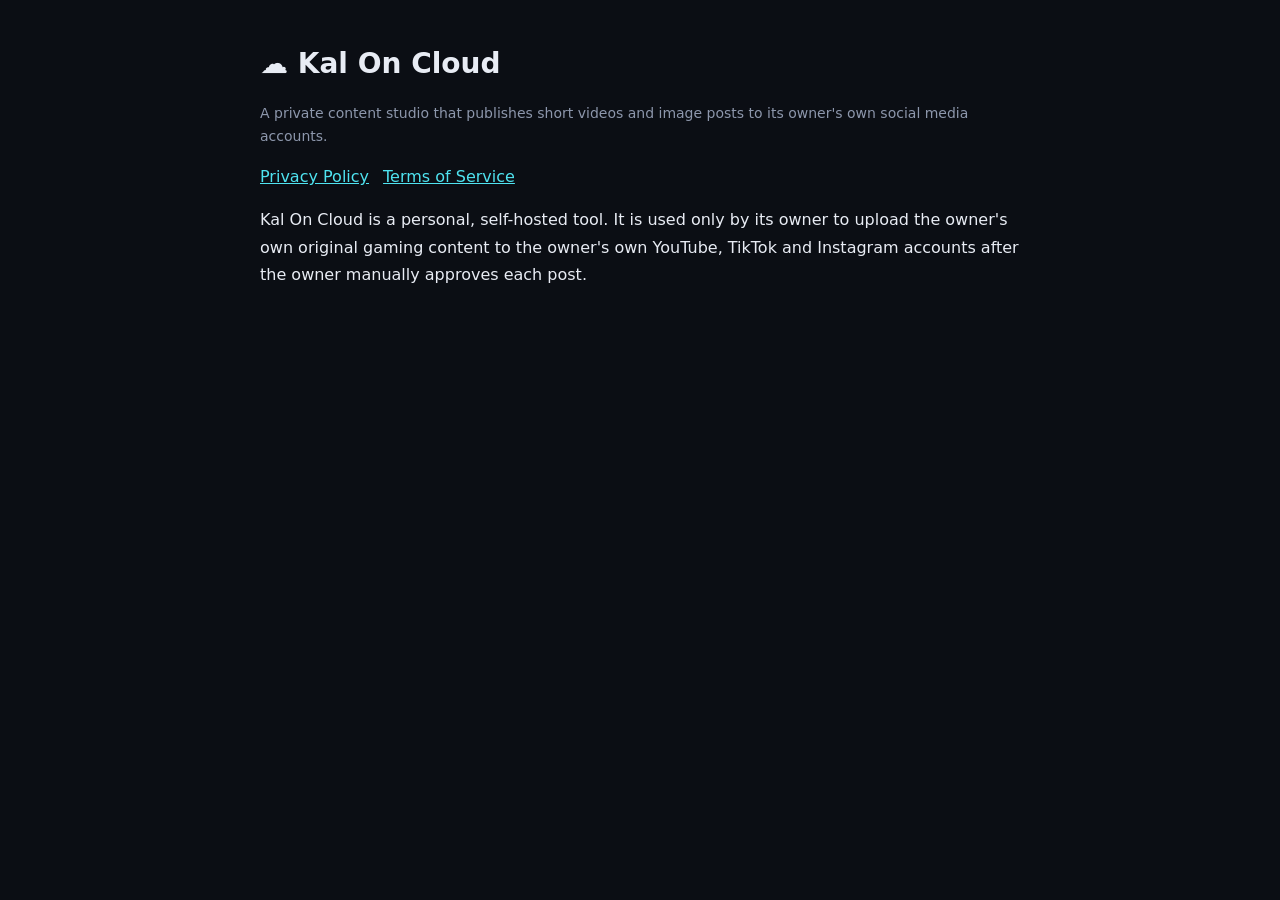
<file: index.html>
<!doctype html><html lang="en"><head><meta charset="utf-8"><meta name="viewport" content="width=device-width,initial-scale=1">
<title>Kal On Cloud</title><link rel="stylesheet" href="style.css"></head><body><main>
<h1>☁️ Kal On Cloud</h1><p class="sub">A private content studio that publishes short videos and image posts to its owner's own social media accounts.</p>
<nav><a href="privacy.html">Privacy Policy</a><a href="terms.html">Terms of Service</a></nav>
<p>Kal On Cloud is a personal, self-hosted tool. It is used only by its owner to upload the owner's own original gaming content to the owner's own YouTube, TikTok and Instagram accounts after the owner manually approves each post.</p>
</main></body></html>
</file>
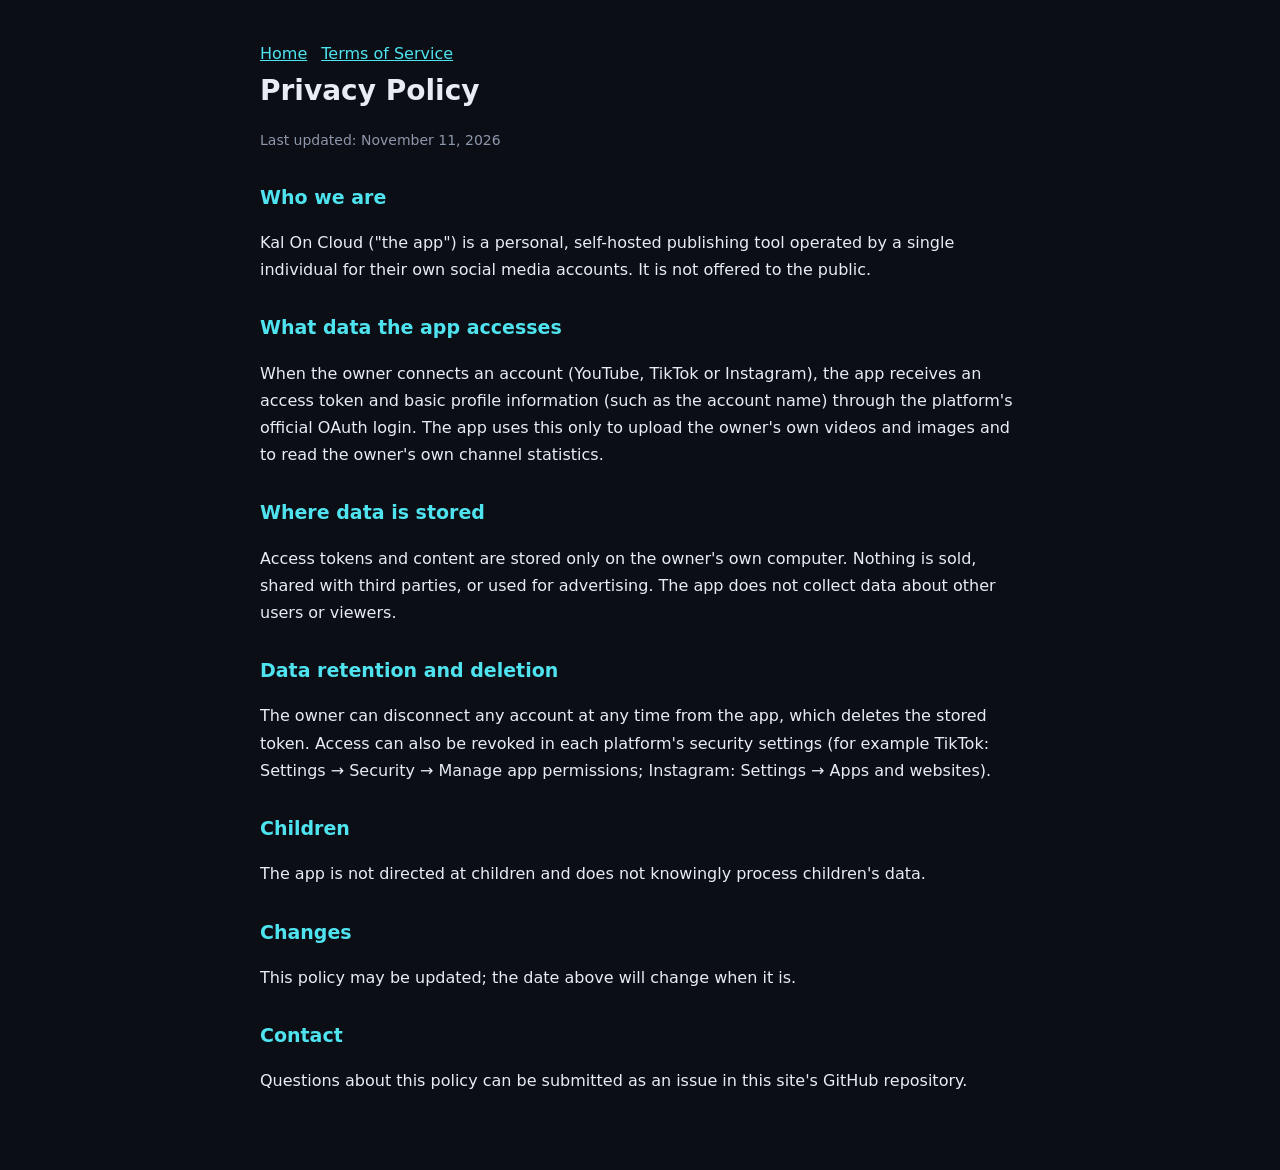
<file: privacy.html>
<!doctype html><html lang="en"><head><meta charset="utf-8"><meta name="viewport" content="width=device-width,initial-scale=1">
<title>Privacy Policy · Kal On Cloud</title><link rel="stylesheet" href="style.css"></head><body><main>
<nav><a href="index.html">Home</a><a href="terms.html">Terms of Service</a></nav>
<h1>Privacy Policy</h1><p class="sub">Last updated: November 11, 2026</p>
<h2>Who we are</h2><p>Kal On Cloud ("the app") is a personal, self-hosted publishing tool operated by a single individual for their own social media accounts. It is not offered to the public.</p>
<h2>What data the app accesses</h2><p>When the owner connects an account (YouTube, TikTok or Instagram), the app receives an access token and basic profile information (such as the account name) through the platform's official OAuth login. The app uses this only to upload the owner's own videos and images and to read the owner's own channel statistics.</p>
<h2>Where data is stored</h2><p>Access tokens and content are stored only on the owner's own computer. Nothing is sold, shared with third parties, or used for advertising. The app does not collect data about other users or viewers.</p>
<h2>Data retention and deletion</h2><p>The owner can disconnect any account at any time from the app, which deletes the stored token. Access can also be revoked in each platform's security settings (for example TikTok: Settings → Security → Manage app permissions; Instagram: Settings → Apps and websites).</p>
<h2>Children</h2><p>The app is not directed at children and does not knowingly process children's data.</p>
<h2>Changes</h2><p>This policy may be updated; the date above will change when it is.</p>
<h2>Contact</h2><p>Questions about this policy can be submitted as an issue in this site's GitHub repository.</p>
</main></body></html>
</file>
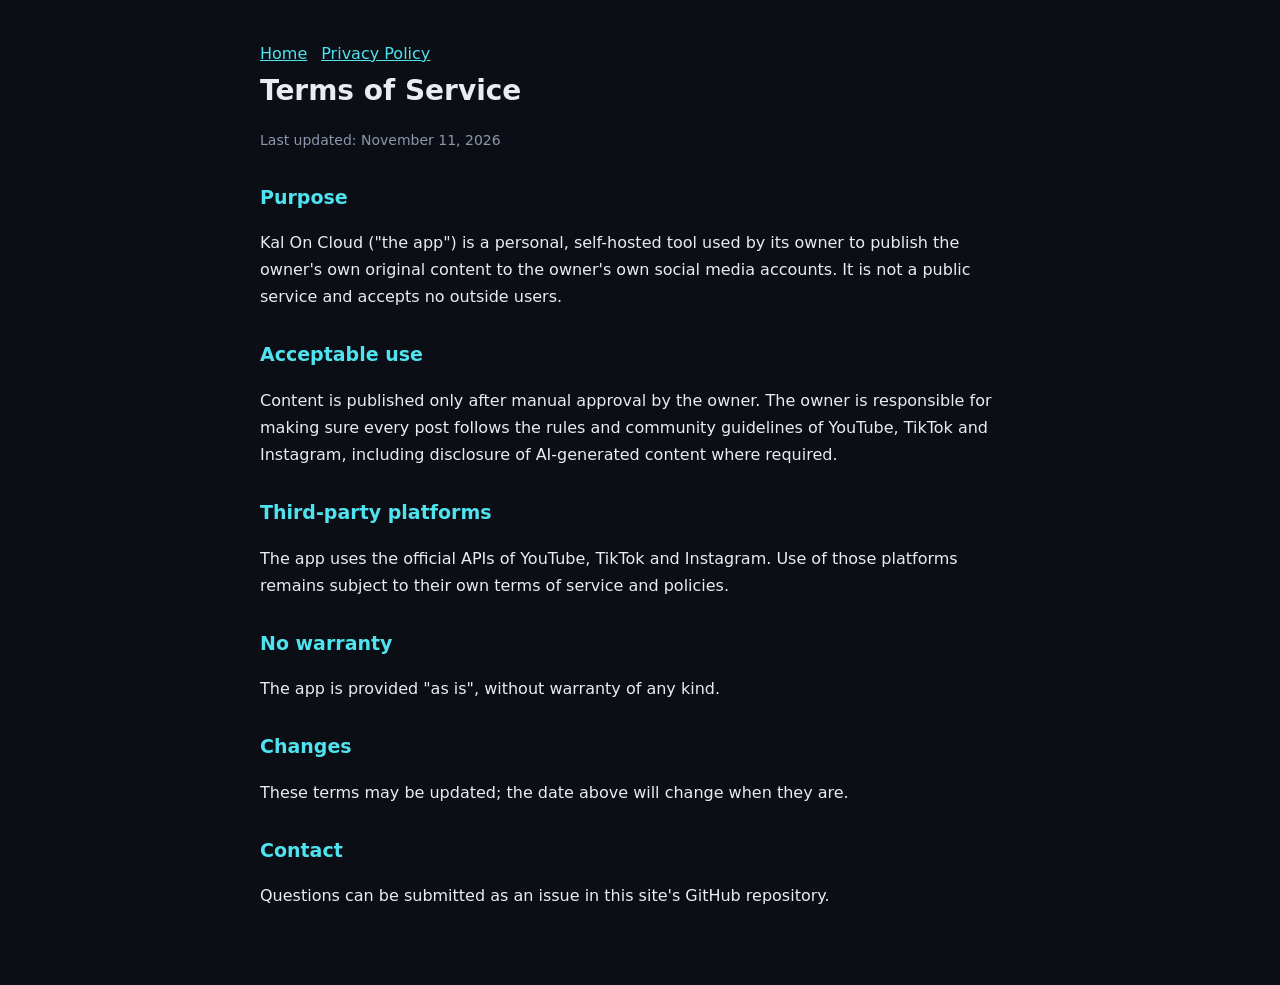
<file: terms.html>
<!doctype html><html lang="en"><head><meta charset="utf-8"><meta name="viewport" content="width=device-width,initial-scale=1">
<title>Terms of Service · Kal On Cloud</title><link rel="stylesheet" href="style.css"></head><body><main>
<nav><a href="index.html">Home</a><a href="privacy.html">Privacy Policy</a></nav>
<h1>Terms of Service</h1><p class="sub">Last updated: November 11, 2026</p>
<h2>Purpose</h2><p>Kal On Cloud ("the app") is a personal, self-hosted tool used by its owner to publish the owner's own original content to the owner's own social media accounts. It is not a public service and accepts no outside users.</p>
<h2>Acceptable use</h2><p>Content is published only after manual approval by the owner. The owner is responsible for making sure every post follows the rules and community guidelines of YouTube, TikTok and Instagram, including disclosure of AI-generated content where required.</p>
<h2>Third-party platforms</h2><p>The app uses the official APIs of YouTube, TikTok and Instagram. Use of those platforms remains subject to their own terms of service and policies.</p>
<h2>No warranty</h2><p>The app is provided "as is", without warranty of any kind.</p>
<h2>Changes</h2><p>These terms may be updated; the date above will change when they are.</p>
<h2>Contact</h2><p>Questions can be submitted as an issue in this site's GitHub repository.</p>
</main></body></html>
</file>
<file: style.css>
body{margin:0;background:#0b0e14;color:#e8ecf4;font:16px/1.7 system-ui,-apple-system,"Segoe UI",sans-serif}
main{max-width:760px;margin:auto;padding:40px 20px 60px}
h1{font-size:28px;margin:0 0 4px}h2{font-size:19px;margin:28px 0 6px;color:#4fe3f0}
a{color:#4fe3f0}.sub{color:#8d97ac;font-size:14px}nav a{margin-right:14px}
</file>
